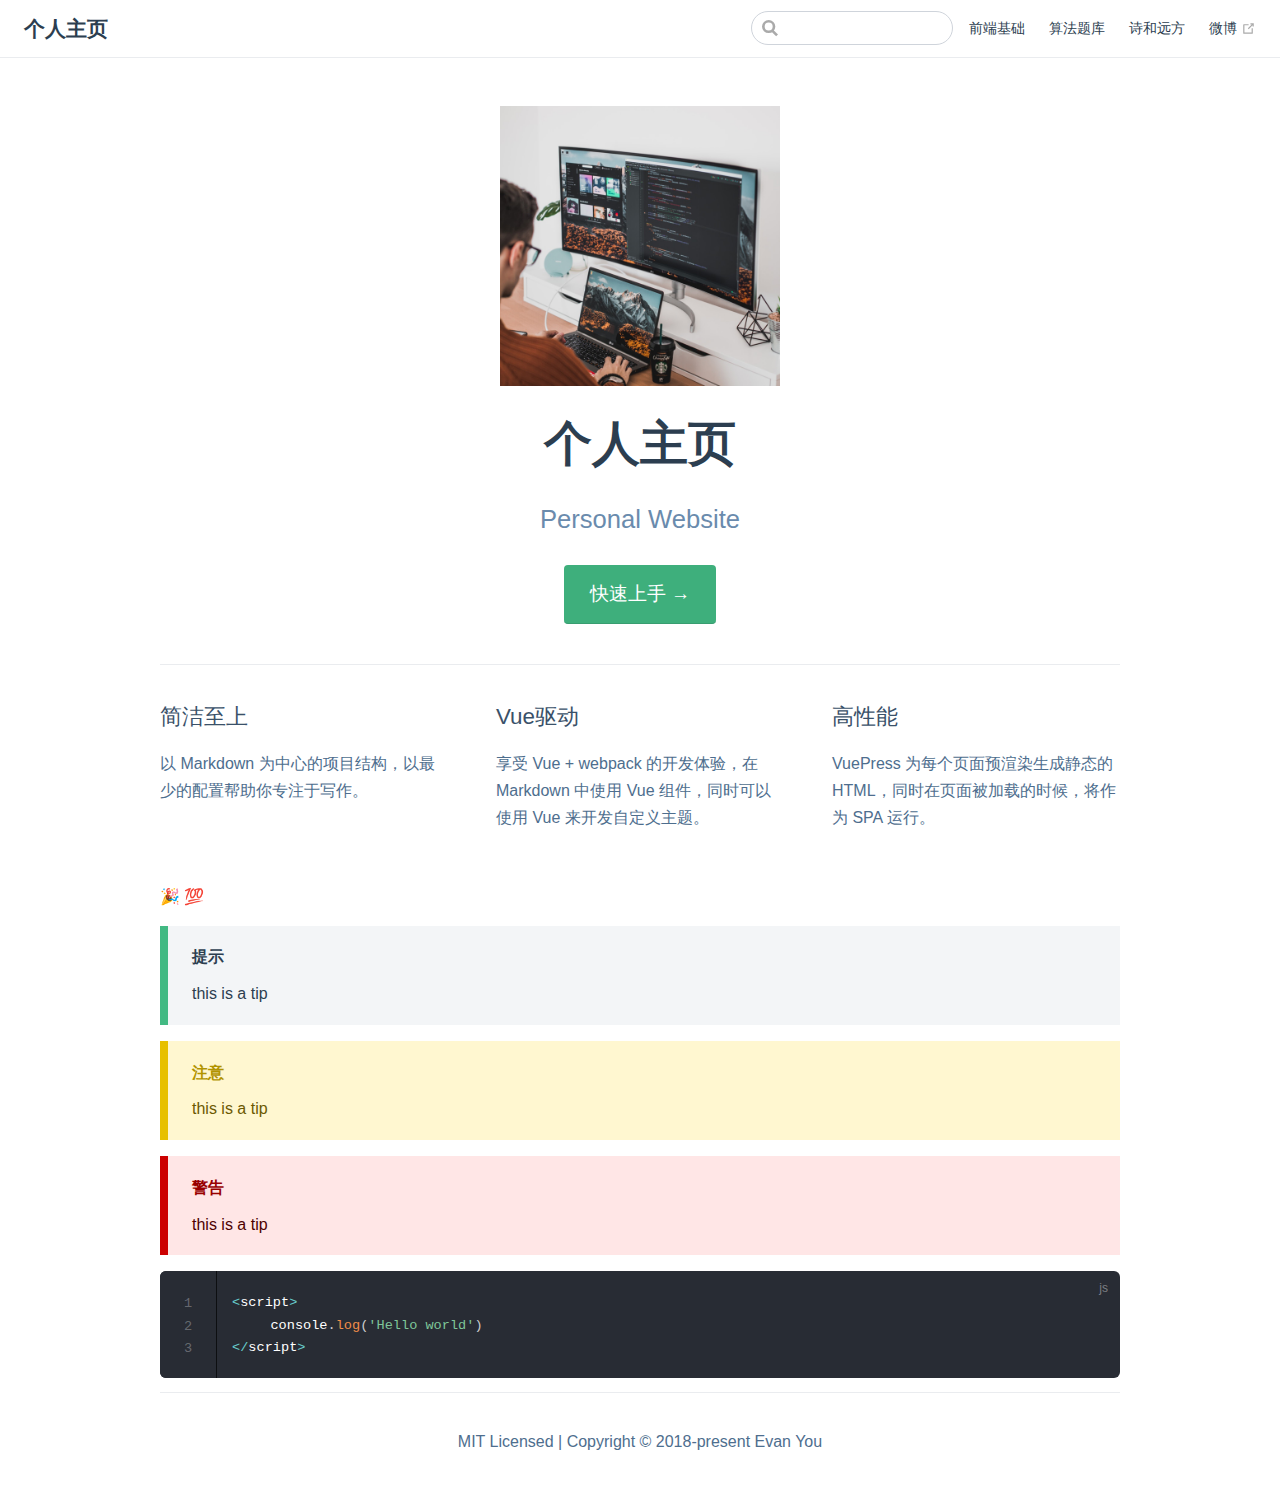
<file: index.html>
<!DOCTYPE html>
<html lang="en-US">
  <head>
    <meta charset="utf-8">
    <meta name="viewport" content="width=device-width,initial-scale=1">
    <title>个人主页</title>
    <meta name="description" content="Personal Website">
    <meta name="generator" content="VuePress 1.3.1">
    <link rel="icon" href="/images/photo.jpg">
  <link rel="manifest" href="/images/photo.jpg">
  <link rel="apple-touch-icon" href="/images/photo.jpg">
  <meta http-quiv="pragma" cotent="no-cache">
  <meta http-quiv="pragma" cotent="no-cache,must-revalidate">
  <meta http-quiv="expires" cotent="0">
    
    <link rel="preload" href="/assets/css/0.styles.dc3525c4.css" as="style"><link rel="preload" href="/assets/js/app.86ae7f29.js" as="script"><link rel="preload" href="/assets/js/2.7ee96026.js" as="script"><link rel="preload" href="/assets/js/5.92baa103.js" as="script"><link rel="prefetch" href="/assets/js/10.de576c9c.js"><link rel="prefetch" href="/assets/js/3.430f30fe.js"><link rel="prefetch" href="/assets/js/4.53e15fdb.js"><link rel="prefetch" href="/assets/js/6.20f1756c.js"><link rel="prefetch" href="/assets/js/7.d4febb65.js"><link rel="prefetch" href="/assets/js/8.d99f947c.js"><link rel="prefetch" href="/assets/js/9.3ef78b21.js">
    <link rel="stylesheet" href="/assets/css/0.styles.dc3525c4.css">
  </head>
  <body>
    <div id="app" data-server-rendered="true"><div class="theme-container no-sidebar"><header class="navbar"><div class="sidebar-button"><svg xmlns="http://www.w3.org/2000/svg" aria-hidden="true" role="img" viewBox="0 0 448 512" class="icon"><path fill="currentColor" d="M436 124H12c-6.627 0-12-5.373-12-12V80c0-6.627 5.373-12 12-12h424c6.627 0 12 5.373 12 12v32c0 6.627-5.373 12-12 12zm0 160H12c-6.627 0-12-5.373-12-12v-32c0-6.627 5.373-12 12-12h424c6.627 0 12 5.373 12 12v32c0 6.627-5.373 12-12 12zm0 160H12c-6.627 0-12-5.373-12-12v-32c0-6.627 5.373-12 12-12h424c6.627 0 12 5.373 12 12v32c0 6.627-5.373 12-12 12z"></path></svg></div> <a href="/" class="home-link router-link-exact-active router-link-active"><!----> <span class="site-name">个人主页</span></a> <div class="links"><div class="search-box"><input aria-label="Search" autocomplete="off" spellcheck="false" value=""> <!----></div> <nav class="nav-links can-hide"><div class="nav-item"><a href="/accumulate/" class="nav-link">
  前端基础
</a></div><div class="nav-item"><a href="/algorithm/" class="nav-link">
  算法题库
</a></div><div class="nav-item"><a href="/others/" class="nav-link">
  诗和远方
</a></div><div class="nav-item"><a href="https://baidu.com" target="_blank" rel="noopener noreferrer" class="nav-link external">
  微博
  <svg xmlns="http://www.w3.org/2000/svg" aria-hidden="true" x="0px" y="0px" viewBox="0 0 100 100" width="15" height="15" class="icon outbound"><path fill="currentColor" d="M18.8,85.1h56l0,0c2.2,0,4-1.8,4-4v-32h-8v28h-48v-48h28v-8h-32l0,0c-2.2,0-4,1.8-4,4v56C14.8,83.3,16.6,85.1,18.8,85.1z"></path> <polygon fill="currentColor" points="45.7,48.7 51.3,54.3 77.2,28.5 77.2,37.2 85.2,37.2 85.2,14.9 62.8,14.9 62.8,22.9 71.5,22.9"></polygon></svg></a></div> <!----></nav></div></header> <div class="sidebar-mask"></div> <aside class="sidebar"><nav class="nav-links"><div class="nav-item"><a href="/accumulate/" class="nav-link">
  前端基础
</a></div><div class="nav-item"><a href="/algorithm/" class="nav-link">
  算法题库
</a></div><div class="nav-item"><a href="/others/" class="nav-link">
  诗和远方
</a></div><div class="nav-item"><a href="https://baidu.com" target="_blank" rel="noopener noreferrer" class="nav-link external">
  微博
  <svg xmlns="http://www.w3.org/2000/svg" aria-hidden="true" x="0px" y="0px" viewBox="0 0 100 100" width="15" height="15" class="icon outbound"><path fill="currentColor" d="M18.8,85.1h56l0,0c2.2,0,4-1.8,4-4v-32h-8v28h-48v-48h28v-8h-32l0,0c-2.2,0-4,1.8-4,4v56C14.8,83.3,16.6,85.1,18.8,85.1z"></path> <polygon fill="currentColor" points="45.7,48.7 51.3,54.3 77.2,28.5 77.2,37.2 85.2,37.2 85.2,14.9 62.8,14.9 62.8,22.9 71.5,22.9"></polygon></svg></a></div> <!----></nav>  <ul class="sidebar-links"><li><section class="sidebar-group depth-0"><p class="sidebar-heading open"><span>Home</span> <!----></p> <!----></section></li></ul> </aside> <main aria-labelledby="main-title" class="home"><header class="hero"><img src="/images/photo.jpg" alt="hero"> <h1 id="main-title">
      个人主页
    </h1> <p class="description">
      Personal Website
    </p> <p class="action"><a href="/guide.html" class="nav-link action-button">
  快速上手 →
</a></p></header> <div class="features"><div class="feature"><h2>简洁至上</h2> <p>以 Markdown 为中心的项目结构，以最少的配置帮助你专注于写作。</p></div><div class="feature"><h2>Vue驱动</h2> <p>享受 Vue + webpack 的开发体验，在 Markdown 中使用 Vue 组件，同时可以使用 Vue 来开发自定义主题。</p></div><div class="feature"><h2>高性能</h2> <p>VuePress 为每个页面预渲染生成静态的 HTML，同时在页面被加载的时候，将作为 SPA 运行。</p></div></div> <div class="theme-default-content custom content__default"><p>🎉 💯</p> <div class="custom-block tip"><p class="custom-block-title">提示</p> <p>this is a tip</p></div> <div class="custom-block warning"><p class="custom-block-title">注意</p> <p>this is a tip</p></div> <div class="custom-block danger"><p class="custom-block-title">警告</p> <p>this is a tip</p></div> <div class="language-js line-numbers-mode"><pre class="language-js"><code><span class="token operator">&lt;</span>script<span class="token operator">&gt;</span>
	console<span class="token punctuation">.</span><span class="token function">log</span><span class="token punctuation">(</span><span class="token string">'Hello world'</span><span class="token punctuation">)</span>
<span class="token operator">&lt;</span><span class="token operator">/</span>script<span class="token operator">&gt;</span>
</code></pre> <div class="line-numbers-wrapper"><span class="line-number">1</span><br><span class="line-number">2</span><br><span class="line-number">3</span><br></div></div></div> <div class="footer">
    MIT Licensed | Copyright © 2018-present Evan You
  </div></main></div><div class="global-ui"></div></div>
    <script src="/assets/js/app.86ae7f29.js" defer></script><script src="/assets/js/2.7ee96026.js" defer></script><script src="/assets/js/5.92baa103.js" defer></script>
  </body>
</html>
</file>
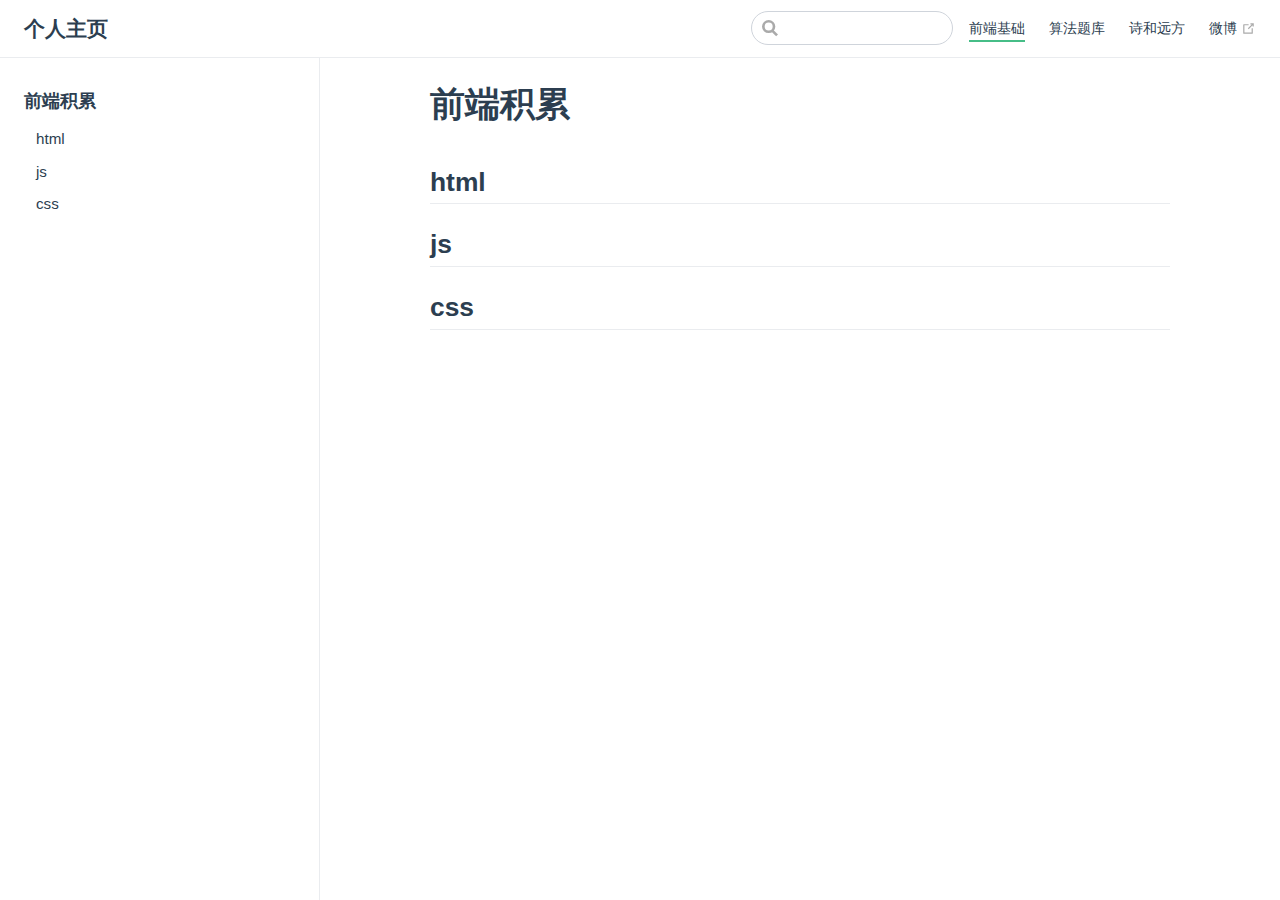
<file: accumulate/index.html>
<!DOCTYPE html>
<html lang="en-US">
  <head>
    <meta charset="utf-8">
    <meta name="viewport" content="width=device-width,initial-scale=1">
    <title>前端积累 | 个人主页</title>
    <meta name="description" content="Personal Website">
    <meta name="generator" content="VuePress 1.3.1">
    <link rel="icon" href="/images/photo.jpg">
  <link rel="manifest" href="/images/photo.jpg">
  <link rel="apple-touch-icon" href="/images/photo.jpg">
  <meta http-quiv="pragma" cotent="no-cache">
  <meta http-quiv="pragma" cotent="no-cache,must-revalidate">
  <meta http-quiv="expires" cotent="0">
    
    <link rel="preload" href="/assets/css/0.styles.dc3525c4.css" as="style"><link rel="preload" href="/assets/js/app.86ae7f29.js" as="script"><link rel="preload" href="/assets/js/2.7ee96026.js" as="script"><link rel="preload" href="/assets/js/6.20f1756c.js" as="script"><link rel="prefetch" href="/assets/js/10.de576c9c.js"><link rel="prefetch" href="/assets/js/3.430f30fe.js"><link rel="prefetch" href="/assets/js/4.53e15fdb.js"><link rel="prefetch" href="/assets/js/5.92baa103.js"><link rel="prefetch" href="/assets/js/7.d4febb65.js"><link rel="prefetch" href="/assets/js/8.d99f947c.js"><link rel="prefetch" href="/assets/js/9.3ef78b21.js">
    <link rel="stylesheet" href="/assets/css/0.styles.dc3525c4.css">
  </head>
  <body>
    <div id="app" data-server-rendered="true"><div class="theme-container"><header class="navbar"><div class="sidebar-button"><svg xmlns="http://www.w3.org/2000/svg" aria-hidden="true" role="img" viewBox="0 0 448 512" class="icon"><path fill="currentColor" d="M436 124H12c-6.627 0-12-5.373-12-12V80c0-6.627 5.373-12 12-12h424c6.627 0 12 5.373 12 12v32c0 6.627-5.373 12-12 12zm0 160H12c-6.627 0-12-5.373-12-12v-32c0-6.627 5.373-12 12-12h424c6.627 0 12 5.373 12 12v32c0 6.627-5.373 12-12 12zm0 160H12c-6.627 0-12-5.373-12-12v-32c0-6.627 5.373-12 12-12h424c6.627 0 12 5.373 12 12v32c0 6.627-5.373 12-12 12z"></path></svg></div> <a href="/" class="home-link router-link-active"><!----> <span class="site-name">个人主页</span></a> <div class="links"><div class="search-box"><input aria-label="Search" autocomplete="off" spellcheck="false" value=""> <!----></div> <nav class="nav-links can-hide"><div class="nav-item"><a href="/accumulate/" class="nav-link router-link-exact-active router-link-active">
  前端基础
</a></div><div class="nav-item"><a href="/algorithm/" class="nav-link">
  算法题库
</a></div><div class="nav-item"><a href="/others/" class="nav-link">
  诗和远方
</a></div><div class="nav-item"><a href="https://baidu.com" target="_blank" rel="noopener noreferrer" class="nav-link external">
  微博
  <svg xmlns="http://www.w3.org/2000/svg" aria-hidden="true" x="0px" y="0px" viewBox="0 0 100 100" width="15" height="15" class="icon outbound"><path fill="currentColor" d="M18.8,85.1h56l0,0c2.2,0,4-1.8,4-4v-32h-8v28h-48v-48h28v-8h-32l0,0c-2.2,0-4,1.8-4,4v56C14.8,83.3,16.6,85.1,18.8,85.1z"></path> <polygon fill="currentColor" points="45.7,48.7 51.3,54.3 77.2,28.5 77.2,37.2 85.2,37.2 85.2,14.9 62.8,14.9 62.8,22.9 71.5,22.9"></polygon></svg></a></div> <!----></nav></div></header> <div class="sidebar-mask"></div> <aside class="sidebar"><nav class="nav-links"><div class="nav-item"><a href="/accumulate/" class="nav-link router-link-exact-active router-link-active">
  前端基础
</a></div><div class="nav-item"><a href="/algorithm/" class="nav-link">
  算法题库
</a></div><div class="nav-item"><a href="/others/" class="nav-link">
  诗和远方
</a></div><div class="nav-item"><a href="https://baidu.com" target="_blank" rel="noopener noreferrer" class="nav-link external">
  微博
  <svg xmlns="http://www.w3.org/2000/svg" aria-hidden="true" x="0px" y="0px" viewBox="0 0 100 100" width="15" height="15" class="icon outbound"><path fill="currentColor" d="M18.8,85.1h56l0,0c2.2,0,4-1.8,4-4v-32h-8v28h-48v-48h28v-8h-32l0,0c-2.2,0-4,1.8-4,4v56C14.8,83.3,16.6,85.1,18.8,85.1z"></path> <polygon fill="currentColor" points="45.7,48.7 51.3,54.3 77.2,28.5 77.2,37.2 85.2,37.2 85.2,14.9 62.8,14.9 62.8,22.9 71.5,22.9"></polygon></svg></a></div> <!----></nav>  <ul class="sidebar-links"><li><section class="sidebar-group depth-0"><p class="sidebar-heading open"><span>前端积累</span> <!----></p> <ul class="sidebar-links sidebar-group-items"><li><a href="/accumulate/#html" class="sidebar-link">html</a><ul class="sidebar-sub-headers"></ul></li><li><a href="/accumulate/#js" class="sidebar-link">js</a><ul class="sidebar-sub-headers"></ul></li><li><a href="/accumulate/#css" class="sidebar-link">css</a><ul class="sidebar-sub-headers"></ul></li></ul></section></li></ul> </aside> <main class="page"> <div class="theme-default-content content__default"><h1 id="前端积累"><a href="#前端积累" class="header-anchor">#</a> 前端积累</h1> <h2 id="html"><a href="#html" class="header-anchor">#</a> html</h2> <h2 id="js"><a href="#js" class="header-anchor">#</a> js</h2> <h2 id="css"><a href="#css" class="header-anchor">#</a> css</h2></div> <footer class="page-edit"><!----> <!----></footer> <!----> </main></div><div class="global-ui"></div></div>
    <script src="/assets/js/app.86ae7f29.js" defer></script><script src="/assets/js/2.7ee96026.js" defer></script><script src="/assets/js/6.20f1756c.js" defer></script>
  </body>
</html>
</file>
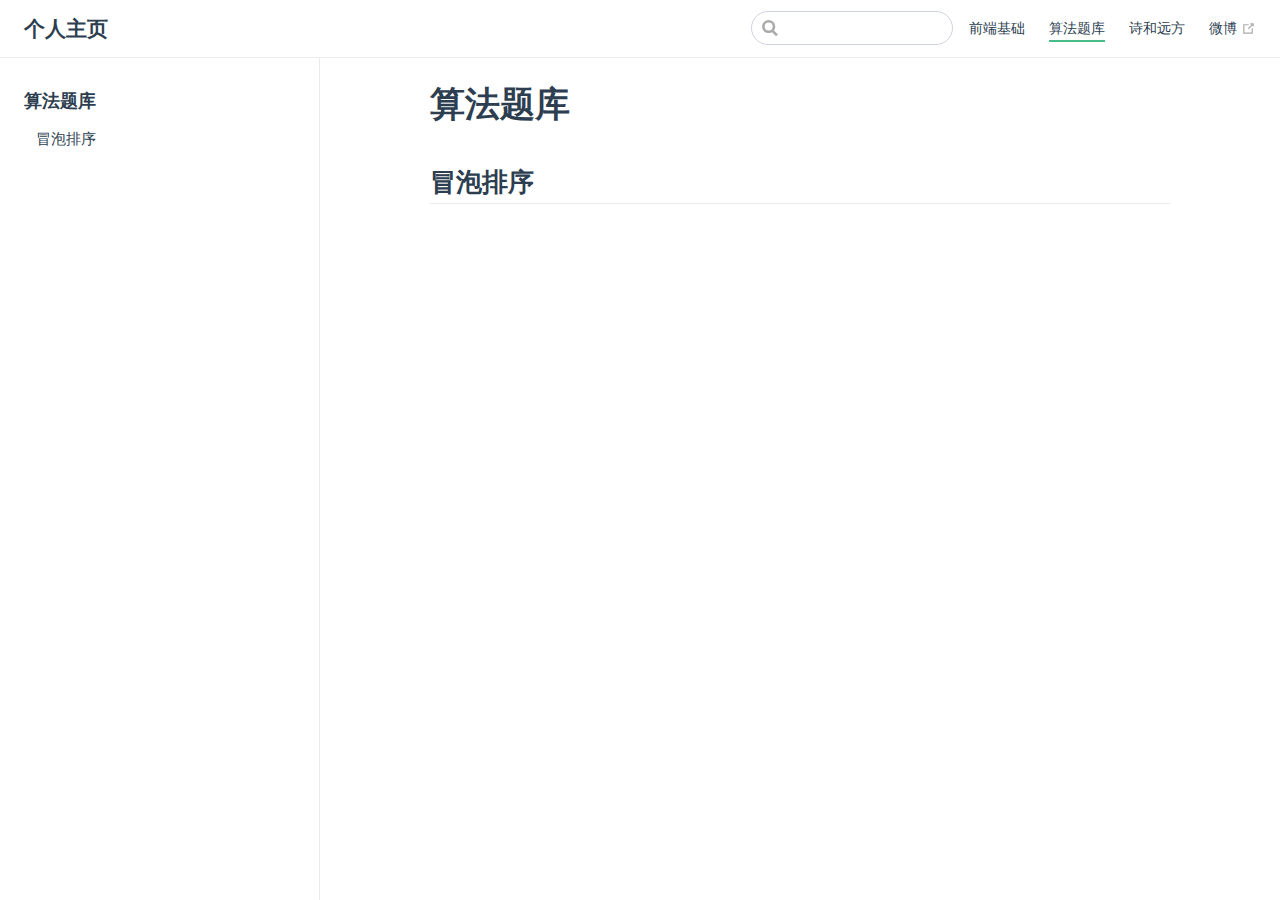
<file: algorithm/index.html>
<!DOCTYPE html>
<html lang="en-US">
  <head>
    <meta charset="utf-8">
    <meta name="viewport" content="width=device-width,initial-scale=1">
    <title>算法题库 | 个人主页</title>
    <meta name="description" content="Personal Website">
    <meta name="generator" content="VuePress 1.3.1">
    <link rel="icon" href="/images/photo.jpg">
  <link rel="manifest" href="/images/photo.jpg">
  <link rel="apple-touch-icon" href="/images/photo.jpg">
  <meta http-quiv="pragma" cotent="no-cache">
  <meta http-quiv="pragma" cotent="no-cache,must-revalidate">
  <meta http-quiv="expires" cotent="0">
    
    <link rel="preload" href="/assets/css/0.styles.dc3525c4.css" as="style"><link rel="preload" href="/assets/js/app.86ae7f29.js" as="script"><link rel="preload" href="/assets/js/2.7ee96026.js" as="script"><link rel="preload" href="/assets/js/7.d4febb65.js" as="script"><link rel="prefetch" href="/assets/js/10.de576c9c.js"><link rel="prefetch" href="/assets/js/3.430f30fe.js"><link rel="prefetch" href="/assets/js/4.53e15fdb.js"><link rel="prefetch" href="/assets/js/5.92baa103.js"><link rel="prefetch" href="/assets/js/6.20f1756c.js"><link rel="prefetch" href="/assets/js/8.d99f947c.js"><link rel="prefetch" href="/assets/js/9.3ef78b21.js">
    <link rel="stylesheet" href="/assets/css/0.styles.dc3525c4.css">
  </head>
  <body>
    <div id="app" data-server-rendered="true"><div class="theme-container"><header class="navbar"><div class="sidebar-button"><svg xmlns="http://www.w3.org/2000/svg" aria-hidden="true" role="img" viewBox="0 0 448 512" class="icon"><path fill="currentColor" d="M436 124H12c-6.627 0-12-5.373-12-12V80c0-6.627 5.373-12 12-12h424c6.627 0 12 5.373 12 12v32c0 6.627-5.373 12-12 12zm0 160H12c-6.627 0-12-5.373-12-12v-32c0-6.627 5.373-12 12-12h424c6.627 0 12 5.373 12 12v32c0 6.627-5.373 12-12 12zm0 160H12c-6.627 0-12-5.373-12-12v-32c0-6.627 5.373-12 12-12h424c6.627 0 12 5.373 12 12v32c0 6.627-5.373 12-12 12z"></path></svg></div> <a href="/" class="home-link router-link-active"><!----> <span class="site-name">个人主页</span></a> <div class="links"><div class="search-box"><input aria-label="Search" autocomplete="off" spellcheck="false" value=""> <!----></div> <nav class="nav-links can-hide"><div class="nav-item"><a href="/accumulate/" class="nav-link">
  前端基础
</a></div><div class="nav-item"><a href="/algorithm/" class="nav-link router-link-exact-active router-link-active">
  算法题库
</a></div><div class="nav-item"><a href="/others/" class="nav-link">
  诗和远方
</a></div><div class="nav-item"><a href="https://baidu.com" target="_blank" rel="noopener noreferrer" class="nav-link external">
  微博
  <svg xmlns="http://www.w3.org/2000/svg" aria-hidden="true" x="0px" y="0px" viewBox="0 0 100 100" width="15" height="15" class="icon outbound"><path fill="currentColor" d="M18.8,85.1h56l0,0c2.2,0,4-1.8,4-4v-32h-8v28h-48v-48h28v-8h-32l0,0c-2.2,0-4,1.8-4,4v56C14.8,83.3,16.6,85.1,18.8,85.1z"></path> <polygon fill="currentColor" points="45.7,48.7 51.3,54.3 77.2,28.5 77.2,37.2 85.2,37.2 85.2,14.9 62.8,14.9 62.8,22.9 71.5,22.9"></polygon></svg></a></div> <!----></nav></div></header> <div class="sidebar-mask"></div> <aside class="sidebar"><nav class="nav-links"><div class="nav-item"><a href="/accumulate/" class="nav-link">
  前端基础
</a></div><div class="nav-item"><a href="/algorithm/" class="nav-link router-link-exact-active router-link-active">
  算法题库
</a></div><div class="nav-item"><a href="/others/" class="nav-link">
  诗和远方
</a></div><div class="nav-item"><a href="https://baidu.com" target="_blank" rel="noopener noreferrer" class="nav-link external">
  微博
  <svg xmlns="http://www.w3.org/2000/svg" aria-hidden="true" x="0px" y="0px" viewBox="0 0 100 100" width="15" height="15" class="icon outbound"><path fill="currentColor" d="M18.8,85.1h56l0,0c2.2,0,4-1.8,4-4v-32h-8v28h-48v-48h28v-8h-32l0,0c-2.2,0-4,1.8-4,4v56C14.8,83.3,16.6,85.1,18.8,85.1z"></path> <polygon fill="currentColor" points="45.7,48.7 51.3,54.3 77.2,28.5 77.2,37.2 85.2,37.2 85.2,14.9 62.8,14.9 62.8,22.9 71.5,22.9"></polygon></svg></a></div> <!----></nav>  <ul class="sidebar-links"><li><section class="sidebar-group depth-0"><p class="sidebar-heading open"><span>算法题库</span> <!----></p> <ul class="sidebar-links sidebar-group-items"><li><a href="/algorithm/#冒泡排序" class="sidebar-link">冒泡排序</a><ul class="sidebar-sub-headers"></ul></li></ul></section></li></ul> </aside> <main class="page"> <div class="theme-default-content content__default"><h1 id="算法题库"><a href="#算法题库" class="header-anchor">#</a> 算法题库</h1> <h2 id="冒泡排序"><a href="#冒泡排序" class="header-anchor">#</a> 冒泡排序</h2></div> <footer class="page-edit"><!----> <!----></footer> <!----> </main></div><div class="global-ui"></div></div>
    <script src="/assets/js/app.86ae7f29.js" defer></script><script src="/assets/js/2.7ee96026.js" defer></script><script src="/assets/js/7.d4febb65.js" defer></script>
  </body>
</html>
</file>
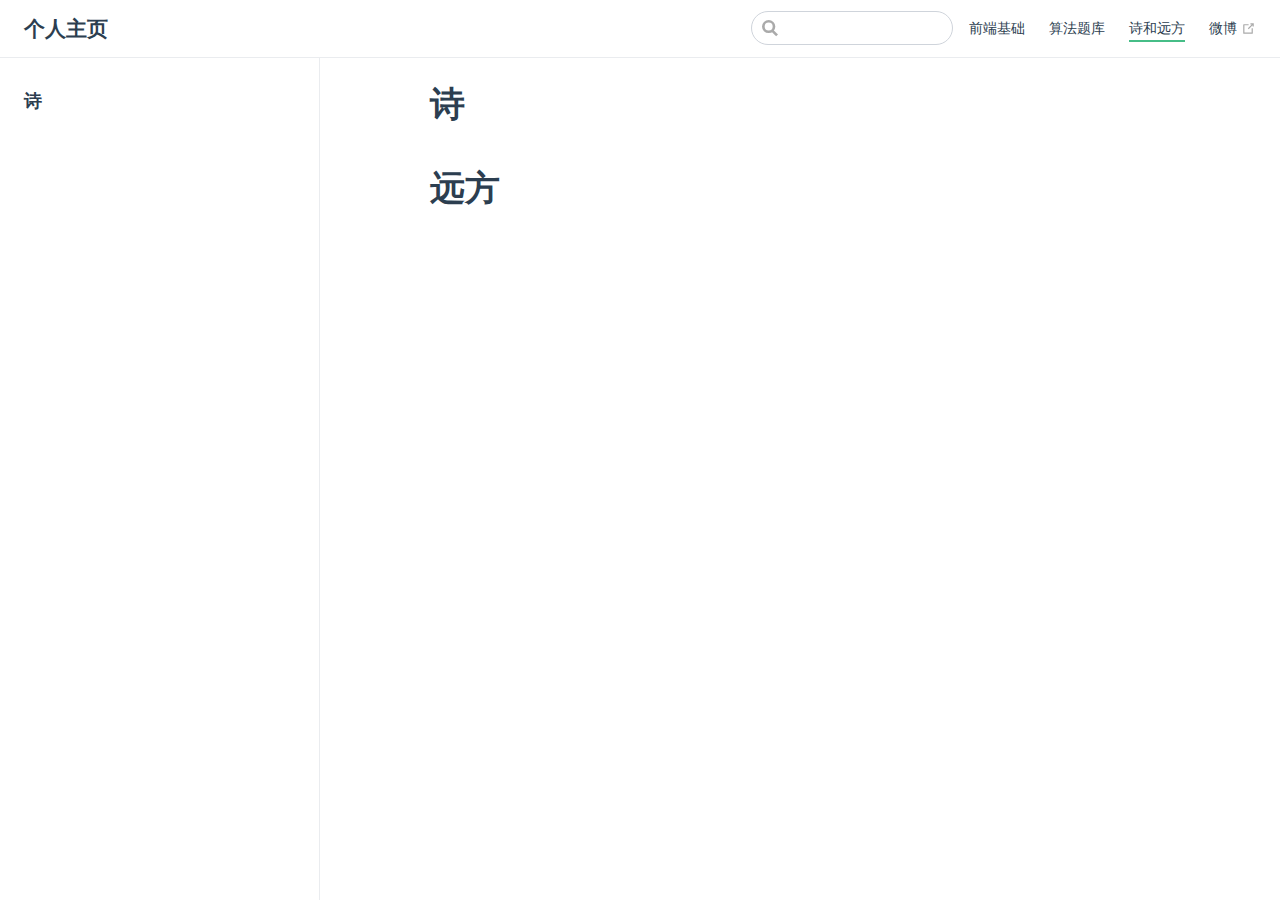
<file: others/index.html>
<!DOCTYPE html>
<html lang="en-US">
  <head>
    <meta charset="utf-8">
    <meta name="viewport" content="width=device-width,initial-scale=1">
    <title>诗 | 个人主页</title>
    <meta name="description" content="Personal Website">
    <meta name="generator" content="VuePress 1.3.1">
    <link rel="icon" href="/images/photo.jpg">
  <link rel="manifest" href="/images/photo.jpg">
  <link rel="apple-touch-icon" href="/images/photo.jpg">
  <meta http-quiv="pragma" cotent="no-cache">
  <meta http-quiv="pragma" cotent="no-cache,must-revalidate">
  <meta http-quiv="expires" cotent="0">
    
    <link rel="preload" href="/assets/css/0.styles.dc3525c4.css" as="style"><link rel="preload" href="/assets/js/app.86ae7f29.js" as="script"><link rel="preload" href="/assets/js/2.7ee96026.js" as="script"><link rel="preload" href="/assets/js/9.3ef78b21.js" as="script"><link rel="prefetch" href="/assets/js/10.de576c9c.js"><link rel="prefetch" href="/assets/js/3.430f30fe.js"><link rel="prefetch" href="/assets/js/4.53e15fdb.js"><link rel="prefetch" href="/assets/js/5.92baa103.js"><link rel="prefetch" href="/assets/js/6.20f1756c.js"><link rel="prefetch" href="/assets/js/7.d4febb65.js"><link rel="prefetch" href="/assets/js/8.d99f947c.js">
    <link rel="stylesheet" href="/assets/css/0.styles.dc3525c4.css">
  </head>
  <body>
    <div id="app" data-server-rendered="true"><div class="theme-container"><header class="navbar"><div class="sidebar-button"><svg xmlns="http://www.w3.org/2000/svg" aria-hidden="true" role="img" viewBox="0 0 448 512" class="icon"><path fill="currentColor" d="M436 124H12c-6.627 0-12-5.373-12-12V80c0-6.627 5.373-12 12-12h424c6.627 0 12 5.373 12 12v32c0 6.627-5.373 12-12 12zm0 160H12c-6.627 0-12-5.373-12-12v-32c0-6.627 5.373-12 12-12h424c6.627 0 12 5.373 12 12v32c0 6.627-5.373 12-12 12zm0 160H12c-6.627 0-12-5.373-12-12v-32c0-6.627 5.373-12 12-12h424c6.627 0 12 5.373 12 12v32c0 6.627-5.373 12-12 12z"></path></svg></div> <a href="/" class="home-link router-link-active"><!----> <span class="site-name">个人主页</span></a> <div class="links"><div class="search-box"><input aria-label="Search" autocomplete="off" spellcheck="false" value=""> <!----></div> <nav class="nav-links can-hide"><div class="nav-item"><a href="/accumulate/" class="nav-link">
  前端基础
</a></div><div class="nav-item"><a href="/algorithm/" class="nav-link">
  算法题库
</a></div><div class="nav-item"><a href="/others/" class="nav-link router-link-exact-active router-link-active">
  诗和远方
</a></div><div class="nav-item"><a href="https://baidu.com" target="_blank" rel="noopener noreferrer" class="nav-link external">
  微博
  <svg xmlns="http://www.w3.org/2000/svg" aria-hidden="true" x="0px" y="0px" viewBox="0 0 100 100" width="15" height="15" class="icon outbound"><path fill="currentColor" d="M18.8,85.1h56l0,0c2.2,0,4-1.8,4-4v-32h-8v28h-48v-48h28v-8h-32l0,0c-2.2,0-4,1.8-4,4v56C14.8,83.3,16.6,85.1,18.8,85.1z"></path> <polygon fill="currentColor" points="45.7,48.7 51.3,54.3 77.2,28.5 77.2,37.2 85.2,37.2 85.2,14.9 62.8,14.9 62.8,22.9 71.5,22.9"></polygon></svg></a></div> <!----></nav></div></header> <div class="sidebar-mask"></div> <aside class="sidebar"><nav class="nav-links"><div class="nav-item"><a href="/accumulate/" class="nav-link">
  前端基础
</a></div><div class="nav-item"><a href="/algorithm/" class="nav-link">
  算法题库
</a></div><div class="nav-item"><a href="/others/" class="nav-link router-link-exact-active router-link-active">
  诗和远方
</a></div><div class="nav-item"><a href="https://baidu.com" target="_blank" rel="noopener noreferrer" class="nav-link external">
  微博
  <svg xmlns="http://www.w3.org/2000/svg" aria-hidden="true" x="0px" y="0px" viewBox="0 0 100 100" width="15" height="15" class="icon outbound"><path fill="currentColor" d="M18.8,85.1h56l0,0c2.2,0,4-1.8,4-4v-32h-8v28h-48v-48h28v-8h-32l0,0c-2.2,0-4,1.8-4,4v56C14.8,83.3,16.6,85.1,18.8,85.1z"></path> <polygon fill="currentColor" points="45.7,48.7 51.3,54.3 77.2,28.5 77.2,37.2 85.2,37.2 85.2,14.9 62.8,14.9 62.8,22.9 71.5,22.9"></polygon></svg></a></div> <!----></nav>  <ul class="sidebar-links"><li><section class="sidebar-group depth-0"><p class="sidebar-heading open"><span>诗</span> <!----></p> <!----></section></li></ul> </aside> <main class="page"> <div class="theme-default-content content__default"><h1 id="诗"><a href="#诗" class="header-anchor">#</a> 诗</h1> <h1 id="远方"><a href="#远方" class="header-anchor">#</a> 远方</h1></div> <footer class="page-edit"><!----> <!----></footer> <!----> </main></div><div class="global-ui"></div></div>
    <script src="/assets/js/app.86ae7f29.js" defer></script><script src="/assets/js/2.7ee96026.js" defer></script><script src="/assets/js/9.3ef78b21.js" defer></script>
  </body>
</html>
</file>
<file: assets/css/0.styles.dc3525c4.css>
#nprogress{pointer-events:none}#nprogress .bar{background:#3eaf7c;position:fixed;z-index:1031;top:0;left:0;width:100%;height:2px}#nprogress .peg{display:block;position:absolute;right:0;width:100px;height:100%;box-shadow:0 0 10px #3eaf7c,0 0 5px #3eaf7c;opacity:1;transform:rotate(3deg) translateY(-4px)}#nprogress .spinner{display:block;position:fixed;z-index:1031;top:15px;right:15px}#nprogress .spinner-icon{width:18px;height:18px;box-sizing:border-box;border-color:#3eaf7c transparent transparent #3eaf7c;border-style:solid;border-width:2px;border-radius:50%;animation:nprogress-spinner .4s linear infinite}.nprogress-custom-parent{overflow:hidden;position:relative}.nprogress-custom-parent #nprogress .bar,.nprogress-custom-parent #nprogress .spinner{position:absolute}@keyframes nprogress-spinner{0%{transform:rotate(0deg)}to{transform:rotate(1turn)}}.icon.outbound{color:#aaa;display:inline-block;vertical-align:middle;position:relative;top:-1px}.home{padding:3.6rem 2rem 0;max-width:960px;margin:0 auto;display:block}.home .hero{text-align:center}.home .hero img{max-width:100%;max-height:280px;display:block;margin:3rem auto 1.5rem}.home .hero h1{font-size:3rem}.home .hero .action,.home .hero .description,.home .hero h1{margin:1.8rem auto}.home .hero .description{max-width:35rem;font-size:1.6rem;line-height:1.3;color:#6a8bad}.home .hero .action-button{display:inline-block;font-size:1.2rem;color:#fff;background-color:#3eaf7c;padding:.8rem 1.6rem;border-radius:4px;transition:background-color .1s ease;box-sizing:border-box;border-bottom:1px solid #389d70}.home .hero .action-button:hover{background-color:#4abf8a}.home .features{border-top:1px solid #eaecef;padding:1.2rem 0;margin-top:2.5rem;display:flex;flex-wrap:wrap;align-items:flex-start;align-content:stretch;justify-content:space-between}.home .feature{flex-grow:1;flex-basis:30%;max-width:30%}.home .feature h2{font-size:1.4rem;font-weight:500;border-bottom:none;padding-bottom:0;color:#3a5169}.home .feature p{color:#4e6e8e}.home .footer{padding:2.5rem;border-top:1px solid #eaecef;text-align:center;color:#4e6e8e}@media (max-width:719px){.home .features{flex-direction:column}.home .feature{max-width:100%;padding:0 2.5rem}}@media (max-width:419px){.home{padding-left:1.5rem;padding-right:1.5rem}.home .hero img{max-height:210px;margin:2rem auto 1.2rem}.home .hero h1{font-size:2rem}.home .hero .action,.home .hero .description,.home .hero h1{margin:1.2rem auto}.home .hero .description{font-size:1.2rem}.home .hero .action-button{font-size:1rem;padding:.6rem 1.2rem}.home .feature h2{font-size:1.25rem}}.search-box{display:inline-block;position:relative;margin-right:1rem}.search-box input{cursor:text;width:10rem;height:2rem;color:#4e6e8e;display:inline-block;border:1px solid #cfd4db;border-radius:2rem;font-size:.9rem;line-height:2rem;padding:0 .5rem 0 2rem;outline:none;transition:all .2s ease;background:#fff url(/assets/img/search.83621669.svg) .6rem .5rem no-repeat;background-size:1rem}.search-box input:focus{cursor:auto;border-color:#3eaf7c}.search-box .suggestions{background:#fff;width:20rem;position:absolute;top:1.5rem;border:1px solid #cfd4db;border-radius:6px;padding:.4rem;list-style-type:none}.search-box .suggestions.align-right{right:0}.search-box .suggestion{line-height:1.4;padding:.4rem .6rem;border-radius:4px;cursor:pointer}.search-box .suggestion a{white-space:normal;color:#5d82a6}.search-box .suggestion a .page-title{font-weight:600}.search-box .suggestion a .header{font-size:.9em;margin-left:.25em}.search-box .suggestion.focused{background-color:#f3f4f5}.search-box .suggestion.focused a{color:#3eaf7c}@media (max-width:959px){.search-box input{cursor:pointer;width:0;border-color:transparent;position:relative}.search-box input:focus{cursor:text;left:0;width:10rem}}@media (-ms-high-contrast:none){.search-box input{height:2rem}}@media (max-width:959px) and (min-width:719px){.search-box .suggestions{left:0}}@media (max-width:719px){.search-box{margin-right:0}.search-box input{left:1rem}.search-box .suggestions{right:0}}@media (max-width:419px){.search-box .suggestions{width:calc(100vw - 4rem)}.search-box input:focus{width:8rem}}.sidebar-button{cursor:pointer;display:none;width:1.25rem;height:1.25rem;position:absolute;padding:.6rem;top:.6rem;left:1rem}.sidebar-button .icon{display:block;width:1.25rem;height:1.25rem}@media (max-width:719px){.sidebar-button{display:block}}.dropdown-enter,.dropdown-leave-to{height:0!important}.dropdown-wrapper{cursor:pointer}.dropdown-wrapper .dropdown-title{display:block;font-size:.9rem;font-family:inherit;cursor:inherit;padding:inherit;line-height:1.4rem;background:transparent;border:none;font-weight:500;color:#2c3e50}.dropdown-wrapper .dropdown-title:hover{border-color:transparent}.dropdown-wrapper .dropdown-title .arrow{vertical-align:middle;margin-top:-1px;margin-left:.4rem}.dropdown-wrapper .nav-dropdown .dropdown-item{color:inherit;line-height:1.7rem}.dropdown-wrapper .nav-dropdown .dropdown-item h4{margin:.45rem 0 0;border-top:1px solid #eee;padding:.45rem 1.5rem 0 1.25rem}.dropdown-wrapper .nav-dropdown .dropdown-item .dropdown-subitem-wrapper{padding:0;list-style:none}.dropdown-wrapper .nav-dropdown .dropdown-item .dropdown-subitem-wrapper .dropdown-subitem{font-size:.9em}.dropdown-wrapper .nav-dropdown .dropdown-item a{display:block;line-height:1.7rem;position:relative;border-bottom:none;font-weight:400;margin-bottom:0;padding:0 1.5rem 0 1.25rem}.dropdown-wrapper .nav-dropdown .dropdown-item a.router-link-active,.dropdown-wrapper .nav-dropdown .dropdown-item a:hover{color:#3eaf7c}.dropdown-wrapper .nav-dropdown .dropdown-item a.router-link-active:after{content:"";width:0;height:0;border-left:5px solid #3eaf7c;border-top:3px solid transparent;border-bottom:3px solid transparent;position:absolute;top:calc(50% - 2px);left:9px}.dropdown-wrapper .nav-dropdown .dropdown-item:first-child h4{margin-top:0;padding-top:0;border-top:0}@media (max-width:719px){.dropdown-wrapper.open .dropdown-title{margin-bottom:.5rem}.dropdown-wrapper .dropdown-title{font-weight:600;font-size:inherit}.dropdown-wrapper .dropdown-title:hover{color:#3eaf7c}.dropdown-wrapper .nav-dropdown{transition:height .1s ease-out;overflow:hidden}.dropdown-wrapper .nav-dropdown .dropdown-item h4{border-top:0;margin-top:0;padding-top:0}.dropdown-wrapper .nav-dropdown .dropdown-item>a,.dropdown-wrapper .nav-dropdown .dropdown-item h4{font-size:15px;line-height:2rem}.dropdown-wrapper .nav-dropdown .dropdown-item .dropdown-subitem{font-size:14px;padding-left:1rem}}@media (min-width:719px){.dropdown-wrapper{height:1.8rem}.dropdown-wrapper.open .nav-dropdown,.dropdown-wrapper:hover .nav-dropdown{display:block!important}.dropdown-wrapper.open:blur{display:none}.dropdown-wrapper .dropdown-title .arrow{border-left:4px solid transparent;border-right:4px solid transparent;border-top:6px solid #ccc;border-bottom:0}.dropdown-wrapper .nav-dropdown{display:none;height:auto!important;box-sizing:border-box;max-height:calc(100vh - 2.7rem);overflow-y:auto;position:absolute;top:100%;right:0;background-color:#fff;padding:.6rem 0;border:1px solid;border-color:#ddd #ddd #ccc;text-align:left;border-radius:.25rem;white-space:nowrap;margin:0}}.nav-links{display:inline-block}.nav-links a{line-height:1.4rem;color:inherit}.nav-links a.router-link-active,.nav-links a:hover{color:#3eaf7c}.nav-links .nav-item{position:relative;display:inline-block;margin-left:1.5rem;line-height:2rem}.nav-links .nav-item:first-child{margin-left:0}.nav-links .repo-link{margin-left:1.5rem}@media (max-width:719px){.nav-links .nav-item,.nav-links .repo-link{margin-left:0}}@media (min-width:719px){.nav-links a.router-link-active,.nav-links a:hover{color:#2c3e50}.nav-item>a:not(.external).router-link-active,.nav-item>a:not(.external):hover{margin-bottom:-2px;border-bottom:2px solid #46bd87}}.navbar{padding:.7rem 1.5rem;line-height:2.2rem}.navbar a,.navbar img,.navbar span{display:inline-block}.navbar .logo{height:2.2rem;min-width:2.2rem;margin-right:.8rem;vertical-align:top}.navbar .site-name{font-size:1.3rem;font-weight:600;color:#2c3e50;position:relative}.navbar .links{padding-left:1.5rem;box-sizing:border-box;background-color:#fff;white-space:nowrap;font-size:.9rem;position:absolute;right:1.5rem;top:.7rem;display:flex}.navbar .links .search-box{flex:0 0 auto;vertical-align:top}@media (max-width:719px){.navbar{padding-left:4rem}.navbar .can-hide{display:none}.navbar .links{padding-left:1.5rem}.navbar .site-name{width:calc(100vw - 9.4rem);overflow:hidden;white-space:nowrap;text-overflow:ellipsis}}.page-edit{max-width:740px;margin:0 auto;padding:2rem 2.5rem}@media (max-width:959px){.page-edit{padding:2rem}}@media (max-width:419px){.page-edit{padding:1.5rem}}.page-edit{padding-top:1rem;padding-bottom:1rem;overflow:auto}.page-edit .edit-link{display:inline-block}.page-edit .edit-link a{color:#4e6e8e;margin-right:.25rem}.page-edit .last-updated{float:right;font-size:.9em}.page-edit .last-updated .prefix{font-weight:500;color:#4e6e8e}.page-edit .last-updated .time{font-weight:400;color:#aaa}@media (max-width:719px){.page-edit .edit-link{margin-bottom:.5rem}.page-edit .last-updated{font-size:.8em;float:none;text-align:left}}.page-nav{max-width:740px;margin:0 auto;padding:2rem 2.5rem}@media (max-width:959px){.page-nav{padding:2rem}}@media (max-width:419px){.page-nav{padding:1.5rem}}.page-nav{padding-top:1rem;padding-bottom:0}.page-nav .inner{min-height:2rem;margin-top:0;border-top:1px solid #eaecef;padding-top:1rem;overflow:auto}.page-nav .next{float:right}.page{padding-bottom:2rem;display:block}.sidebar-group .sidebar-group{padding-left:.5em}.sidebar-group:not(.collapsable) .sidebar-heading:not(.clickable){cursor:auto;color:inherit}.sidebar-group.is-sub-group{padding-left:0}.sidebar-group.is-sub-group>.sidebar-heading{font-size:.95em;line-height:1.4;font-weight:400;padding-left:2rem}.sidebar-group.is-sub-group>.sidebar-heading:not(.clickable){opacity:.5}.sidebar-group.is-sub-group>.sidebar-group-items{padding-left:1rem}.sidebar-group.is-sub-group>.sidebar-group-items>li>.sidebar-link{font-size:.95em;border-left:none}.sidebar-group.depth-2>.sidebar-heading{border-left:none}.sidebar-heading{color:#2c3e50;transition:color .15s ease;cursor:pointer;font-size:1.1em;font-weight:700;padding:.35rem 1.5rem .35rem 1.25rem;width:100%;box-sizing:border-box;margin:0;border-left:.25rem solid transparent}.sidebar-heading.open,.sidebar-heading:hover{color:inherit}.sidebar-heading .arrow{position:relative;top:-.12em;left:.5em}.sidebar-heading.clickable.active{font-weight:600;color:#3eaf7c;border-left-color:#3eaf7c}.sidebar-heading.clickable:hover{color:#3eaf7c}.sidebar-group-items{transition:height .1s ease-out;font-size:.95em;overflow:hidden}.sidebar .sidebar-sub-headers{padding-left:1rem;font-size:.95em}a.sidebar-link{font-size:1em;font-weight:400;display:inline-block;color:#2c3e50;border-left:.25rem solid transparent;padding:.35rem 1rem .35rem 1.25rem;line-height:1.4;width:100%;box-sizing:border-box}a.sidebar-link:hover{color:#3eaf7c}a.sidebar-link.active{font-weight:600;color:#3eaf7c;border-left-color:#3eaf7c}.sidebar-group a.sidebar-link{padding-left:2rem}.sidebar-sub-headers a.sidebar-link{padding-top:.25rem;padding-bottom:.25rem;border-left:none}.sidebar-sub-headers a.sidebar-link.active{font-weight:500}.sidebar ul{padding:0;margin:0;list-style-type:none}.sidebar a{display:inline-block}.sidebar .nav-links{display:none;border-bottom:1px solid #eaecef;padding:.5rem 0 .75rem}.sidebar .nav-links a{font-weight:600}.sidebar .nav-links .nav-item,.sidebar .nav-links .repo-link{display:block;line-height:1.25rem;font-size:1.1em;padding:.5rem 0 .5rem 1.5rem}.sidebar>.sidebar-links{padding:1.5rem 0}.sidebar>.sidebar-links>li>a.sidebar-link{font-size:1.1em;line-height:1.7;font-weight:700}.sidebar>.sidebar-links>li:not(:first-child){margin-top:.75rem}@media (max-width:719px){.sidebar .nav-links{display:block}.sidebar .nav-links .dropdown-wrapper .nav-dropdown .dropdown-item a.router-link-active:after{top:calc(1rem - 2px)}.sidebar>.sidebar-links{padding:1rem 0}}code[class*=language-],pre[class*=language-]{color:#ccc;background:none;font-family:Consolas,Monaco,Andale Mono,Ubuntu Mono,monospace;font-size:1em;text-align:left;white-space:pre;word-spacing:normal;word-break:normal;word-wrap:normal;line-height:1.5;-moz-tab-size:4;tab-size:4;-webkit-hyphens:none;-ms-hyphens:none;hyphens:none}pre[class*=language-]{padding:1em;margin:.5em 0;overflow:auto}:not(pre)>code[class*=language-],pre[class*=language-]{background:#2d2d2d}:not(pre)>code[class*=language-]{padding:.1em;border-radius:.3em;white-space:normal}.token.block-comment,.token.cdata,.token.comment,.token.doctype,.token.prolog{color:#999}.token.punctuation{color:#ccc}.token.attr-name,.token.deleted,.token.namespace,.token.tag{color:#e2777a}.token.function-name{color:#6196cc}.token.boolean,.token.function,.token.number{color:#f08d49}.token.class-name,.token.constant,.token.property,.token.symbol{color:#f8c555}.token.atrule,.token.builtin,.token.important,.token.keyword,.token.selector{color:#cc99cd}.token.attr-value,.token.char,.token.regex,.token.string,.token.variable{color:#7ec699}.token.entity,.token.operator,.token.url{color:#67cdcc}.token.bold,.token.important{font-weight:700}.token.italic{font-style:italic}.token.entity{cursor:help}.token.inserted{color:green}.theme-default-content code{color:#476582;padding:.25rem .5rem;margin:0;font-size:.85em;background-color:rgba(27,31,35,.05);border-radius:3px}.theme-default-content code .token.deleted{color:#ec5975}.theme-default-content code .token.inserted{color:#3eaf7c}.theme-default-content pre,.theme-default-content pre[class*=language-]{line-height:1.4;padding:1.25rem 1.5rem;margin:.85rem 0;background-color:#282c34;border-radius:6px;overflow:auto}.theme-default-content pre[class*=language-] code,.theme-default-content pre code{color:#fff;padding:0;background-color:transparent;border-radius:0}div[class*=language-]{position:relative;background-color:#282c34;border-radius:6px}div[class*=language-] .highlight-lines{-webkit-user-select:none;-ms-user-select:none;user-select:none;padding-top:1.3rem;position:absolute;top:0;left:0;width:100%;line-height:1.4}div[class*=language-] .highlight-lines .highlighted{background-color:rgba(0,0,0,.66)}div[class*=language-] pre,div[class*=language-] pre[class*=language-]{background:transparent;position:relative;z-index:1}div[class*=language-]:before{position:absolute;z-index:3;top:.8em;right:1em;font-size:.75rem;color:hsla(0,0%,100%,.4)}div[class*=language-]:not(.line-numbers-mode) .line-numbers-wrapper{display:none}div[class*=language-].line-numbers-mode .highlight-lines .highlighted{position:relative}div[class*=language-].line-numbers-mode .highlight-lines .highlighted:before{content:" ";position:absolute;z-index:3;left:0;top:0;display:block;width:3.5rem;height:100%;background-color:rgba(0,0,0,.66)}div[class*=language-].line-numbers-mode pre{padding-left:4.5rem;vertical-align:middle}div[class*=language-].line-numbers-mode .line-numbers-wrapper{position:absolute;top:0;width:3.5rem;text-align:center;color:hsla(0,0%,100%,.3);padding:1.25rem 0;line-height:1.4}div[class*=language-].line-numbers-mode .line-numbers-wrapper br{-webkit-user-select:none;-ms-user-select:none;user-select:none}div[class*=language-].line-numbers-mode .line-numbers-wrapper .line-number{position:relative;z-index:4;-webkit-user-select:none;-ms-user-select:none;user-select:none;font-size:.85em}div[class*=language-].line-numbers-mode:after{content:"";position:absolute;z-index:2;top:0;left:0;width:3.5rem;height:100%;border-radius:6px 0 0 6px;border-right:1px solid rgba(0,0,0,.66);background-color:#282c34}div[class~=language-js]:before{content:"js"}div[class~=language-ts]:before{content:"ts"}div[class~=language-html]:before{content:"html"}div[class~=language-md]:before{content:"md"}div[class~=language-vue]:before{content:"vue"}div[class~=language-css]:before{content:"css"}div[class~=language-sass]:before{content:"sass"}div[class~=language-scss]:before{content:"scss"}div[class~=language-less]:before{content:"less"}div[class~=language-stylus]:before{content:"stylus"}div[class~=language-go]:before{content:"go"}div[class~=language-java]:before{content:"java"}div[class~=language-c]:before{content:"c"}div[class~=language-sh]:before{content:"sh"}div[class~=language-yaml]:before{content:"yaml"}div[class~=language-py]:before{content:"py"}div[class~=language-docker]:before{content:"docker"}div[class~=language-dockerfile]:before{content:"dockerfile"}div[class~=language-makefile]:before{content:"makefile"}div[class~=language-javascript]:before{content:"js"}div[class~=language-typescript]:before{content:"ts"}div[class~=language-markup]:before{content:"html"}div[class~=language-markdown]:before{content:"md"}div[class~=language-json]:before{content:"json"}div[class~=language-ruby]:before{content:"rb"}div[class~=language-python]:before{content:"py"}div[class~=language-bash]:before{content:"sh"}div[class~=language-php]:before{content:"php"}.custom-block .custom-block-title{font-weight:600;margin-bottom:-.4rem}.custom-block.danger,.custom-block.tip,.custom-block.warning{padding:.1rem 1.5rem;border-left-width:.5rem;border-left-style:solid;margin:1rem 0}.custom-block.tip{background-color:#f3f5f7;border-color:#42b983}.custom-block.warning{background-color:rgba(255,229,100,.3);border-color:#e7c000;color:#6b5900}.custom-block.warning .custom-block-title{color:#b29400}.custom-block.warning a{color:#2c3e50}.custom-block.danger{background-color:#ffe6e6;border-color:#c00;color:#4d0000}.custom-block.danger .custom-block-title{color:#900}.custom-block.danger a{color:#2c3e50}.custom-block.details{display:block;position:relative;border-radius:2px;margin:1.6em 0;padding:1.6em;background-color:#eee}.custom-block.details h4{margin-top:0}.custom-block.details figure:last-child,.custom-block.details p:last-child{margin-bottom:0;padding-bottom:0}.custom-block.details summary{outline:none;cursor:pointer}.arrow{display:inline-block;width:0;height:0}.arrow.up{border-bottom:6px solid #ccc}.arrow.down,.arrow.up{border-left:4px solid transparent;border-right:4px solid transparent}.arrow.down{border-top:6px solid #ccc}.arrow.right{border-left:6px solid #ccc}.arrow.left,.arrow.right{border-top:4px solid transparent;border-bottom:4px solid transparent}.arrow.left{border-right:6px solid #ccc}.theme-default-content:not(.custom){max-width:740px;margin:0 auto;padding:2rem 2.5rem}@media (max-width:959px){.theme-default-content:not(.custom){padding:2rem}}@media (max-width:419px){.theme-default-content:not(.custom){padding:1.5rem}}.table-of-contents .badge{vertical-align:middle}body,html{padding:0;margin:0;background-color:#fff}body{font-family:-apple-system,BlinkMacSystemFont,Segoe UI,Roboto,Oxygen,Ubuntu,Cantarell,Fira Sans,Droid Sans,Helvetica Neue,sans-serif;-webkit-font-smoothing:antialiased;-moz-osx-font-smoothing:grayscale;font-size:16px;color:#2c3e50}.page{padding-left:20rem}.navbar{z-index:20;right:0;height:3.6rem;background-color:#fff;box-sizing:border-box;border-bottom:1px solid #eaecef}.navbar,.sidebar-mask{position:fixed;top:0;left:0}.sidebar-mask{z-index:9;width:100vw;height:100vh;display:none}.sidebar{font-size:16px;background-color:#fff;width:20rem;position:fixed;z-index:10;margin:0;top:3.6rem;left:0;bottom:0;box-sizing:border-box;border-right:1px solid #eaecef;overflow-y:auto}.theme-default-content:not(.custom)>:first-child{margin-top:3.6rem}.theme-default-content:not(.custom) a:hover{text-decoration:underline}.theme-default-content:not(.custom) p.demo{padding:1rem 1.5rem;border:1px solid #ddd;border-radius:4px}.theme-default-content:not(.custom) img{max-width:100%}.theme-default-content.custom{padding:0;margin:0}.theme-default-content.custom img{max-width:100%}a{font-weight:500;text-decoration:none}a,p a code{color:#3eaf7c}p a code{font-weight:400}kbd{background:#eee;border:.15rem solid #ddd;border-bottom:.25rem solid #ddd;border-radius:.15rem;padding:0 .15em}blockquote{font-size:1rem;color:#999;border-left:.2rem solid #dfe2e5;margin:1rem 0;padding:.25rem 0 .25rem 1rem}blockquote>p{margin:0}ol,ul{padding-left:1.2em}strong{font-weight:600}h1,h2,h3,h4,h5,h6{font-weight:600;line-height:1.25}.theme-default-content:not(.custom)>h1,.theme-default-content:not(.custom)>h2,.theme-default-content:not(.custom)>h3,.theme-default-content:not(.custom)>h4,.theme-default-content:not(.custom)>h5,.theme-default-content:not(.custom)>h6{margin-top:-3.1rem;padding-top:4.6rem;margin-bottom:0}.theme-default-content:not(.custom)>h1:first-child,.theme-default-content:not(.custom)>h2:first-child,.theme-default-content:not(.custom)>h3:first-child,.theme-default-content:not(.custom)>h4:first-child,.theme-default-content:not(.custom)>h5:first-child,.theme-default-content:not(.custom)>h6:first-child{margin-top:-1.5rem;margin-bottom:1rem}.theme-default-content:not(.custom)>h1:first-child+.custom-block,.theme-default-content:not(.custom)>h1:first-child+p,.theme-default-content:not(.custom)>h1:first-child+pre,.theme-default-content:not(.custom)>h2:first-child+.custom-block,.theme-default-content:not(.custom)>h2:first-child+p,.theme-default-content:not(.custom)>h2:first-child+pre,.theme-default-content:not(.custom)>h3:first-child+.custom-block,.theme-default-content:not(.custom)>h3:first-child+p,.theme-default-content:not(.custom)>h3:first-child+pre,.theme-default-content:not(.custom)>h4:first-child+.custom-block,.theme-default-content:not(.custom)>h4:first-child+p,.theme-default-content:not(.custom)>h4:first-child+pre,.theme-default-content:not(.custom)>h5:first-child+.custom-block,.theme-default-content:not(.custom)>h5:first-child+p,.theme-default-content:not(.custom)>h5:first-child+pre,.theme-default-content:not(.custom)>h6:first-child+.custom-block,.theme-default-content:not(.custom)>h6:first-child+p,.theme-default-content:not(.custom)>h6:first-child+pre{margin-top:2rem}h1:hover .header-anchor,h2:hover .header-anchor,h3:hover .header-anchor,h4:hover .header-anchor,h5:hover .header-anchor,h6:hover .header-anchor{opacity:1}h1{font-size:2.2rem}h2{font-size:1.65rem;padding-bottom:.3rem;border-bottom:1px solid #eaecef}h3{font-size:1.35rem}a.header-anchor{font-size:.85em;float:left;margin-left:-.87em;padding-right:.23em;margin-top:.125em;opacity:0}a.header-anchor:hover{text-decoration:none}.line-number,code,kbd{font-family:source-code-pro,Menlo,Monaco,Consolas,Courier New,monospace}ol,p,ul{line-height:1.7}hr{border:0;border-top:1px solid #eaecef}table{border-collapse:collapse;margin:1rem 0;display:block;overflow-x:auto}tr{border-top:1px solid #dfe2e5}tr:nth-child(2n){background-color:#f6f8fa}td,th{border:1px solid #dfe2e5;padding:.6em 1em}.theme-container.sidebar-open .sidebar-mask{display:block}.theme-container.no-navbar .theme-default-content:not(.custom)>h1,.theme-container.no-navbar h2,.theme-container.no-navbar h3,.theme-container.no-navbar h4,.theme-container.no-navbar h5,.theme-container.no-navbar h6{margin-top:1.5rem;padding-top:0}.theme-container.no-navbar .sidebar{top:0}@media (min-width:720px){.theme-container.no-sidebar .sidebar{display:none}.theme-container.no-sidebar .page{padding-left:0}}@media (max-width:959px){.sidebar{font-size:15px;width:16.4rem}.page{padding-left:16.4rem}}@media (max-width:719px){.sidebar{top:0;padding-top:3.6rem;transform:translateX(-100%);transition:transform .2s ease}.page{padding-left:0}.theme-container.sidebar-open .sidebar{transform:translateX(0)}.theme-container.no-navbar .sidebar{padding-top:0}}@media (max-width:419px){h1{font-size:1.9rem}.theme-default-content div[class*=language-]{margin:.85rem -1.5rem;border-radius:0}}.badge[data-v-b7d402f4]{display:inline-block;font-size:14px;height:18px;line-height:18px;border-radius:3px;padding:0 6px;color:#fff}.badge.green[data-v-b7d402f4],.badge.tip[data-v-b7d402f4],.badge[data-v-b7d402f4]{background-color:#42b983}.badge.error[data-v-b7d402f4]{background-color:#da5961}.badge.warn[data-v-b7d402f4],.badge.warning[data-v-b7d402f4],.badge.yellow[data-v-b7d402f4]{background-color:#e7c000}.badge+.badge[data-v-b7d402f4]{margin-left:5px}
</file>
